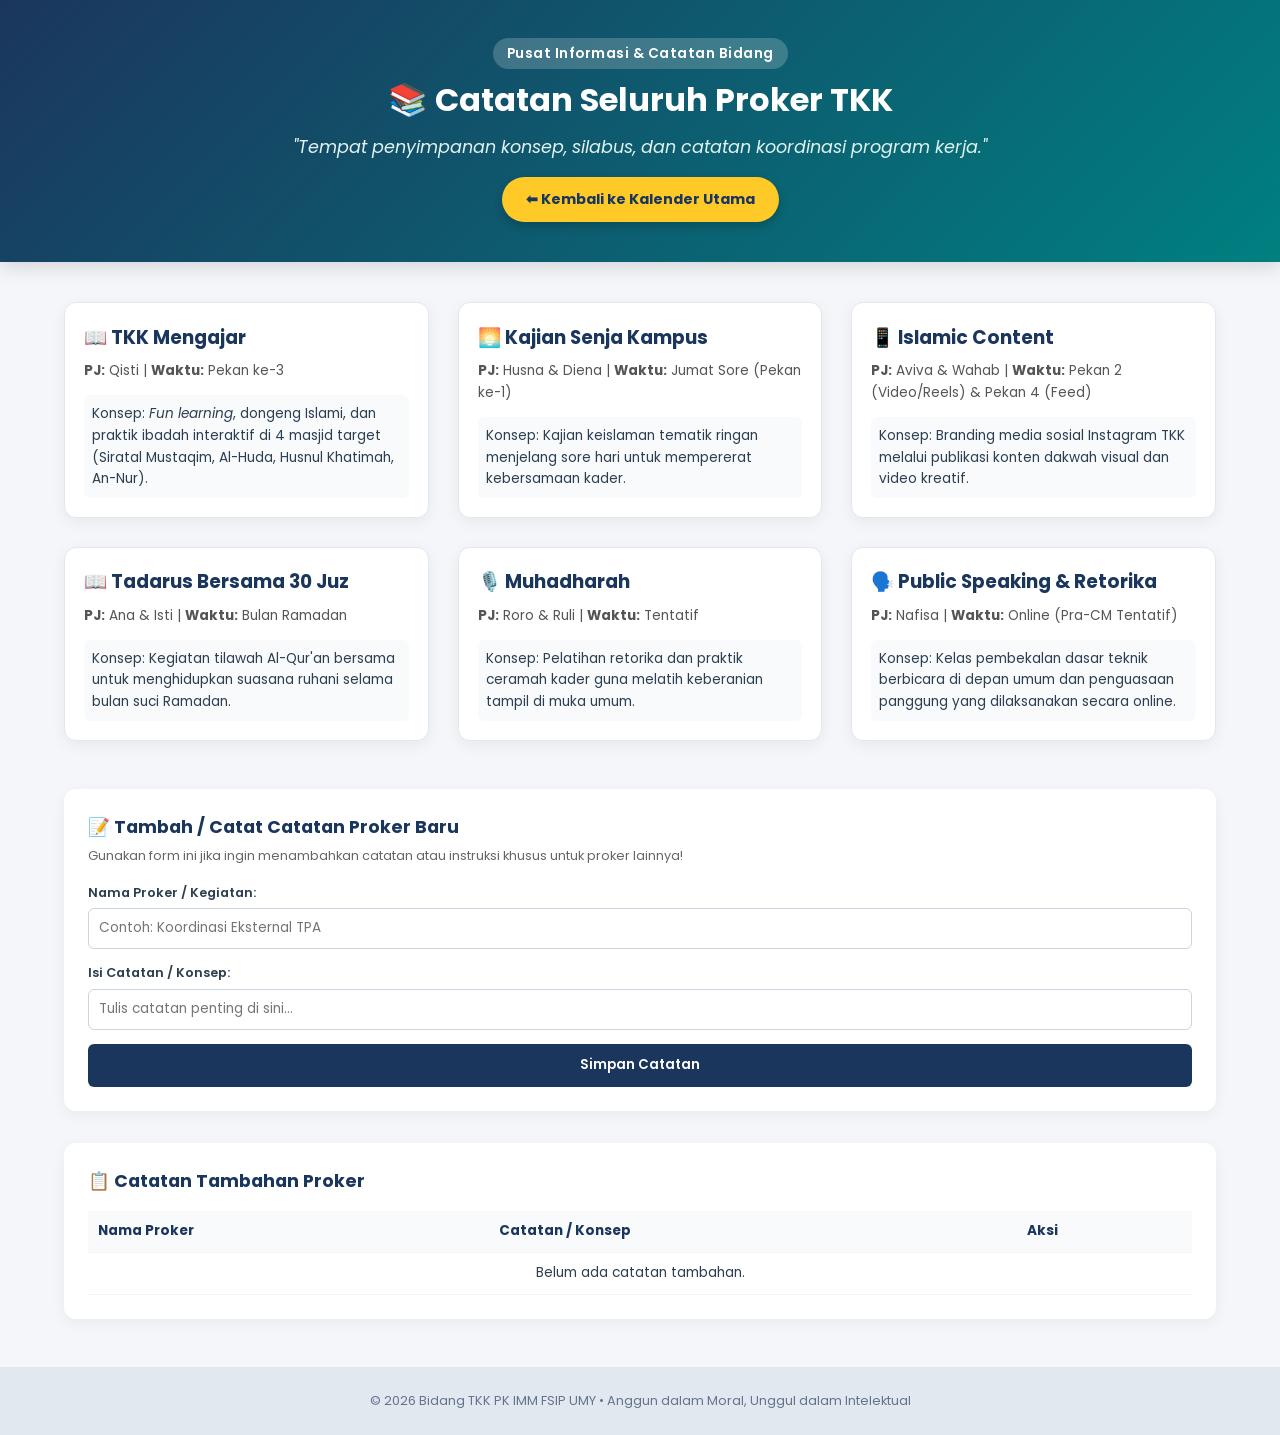
<file: belajar.html>
<!DOCTYPE html>
<html lang="id">
<head>
    <meta charset="UTF-8">
    <meta name="viewport" content="width=device-width, initial-scale=1.0">
    <title>Catatan Proker - TKK FSIP UMY</title>
    <link rel="stylesheet" href="style.css">
    <link href="https://fonts.googleapis.com/css2?family=Poppins:wght@300;400;600;700&display=swap" rel="stylesheet">
</head>
<body>

    <header class="hero-section" style="padding: 2.5rem 1.5rem;">
        <div class="hero-container" style="justify-content: center; text-align: center;">
            <div class="hero-text">
                <span class="badge">Pusat Informasi & Catatan Bidang</span>
                <h1 style="font-size: 2rem; margin-top: 0.5rem;">📚 Catatan Seluruh Proker TKK</h1>
                <p class="quote" style="border: none; padding: 0; margin-bottom: 1rem;">"Tempat penyimpanan konsep, silabus, dan catatan koordinasi program kerja."</p>
                <a href="index.html" class="btn-primary">⬅ Kembali ke Kalender Utama</a>
            </div>
        </div>
    </header>

    <main class="main-container">
        
        <!-- DAFTAR PROKER & RUANG CATATAN -->
        <div class="academic-calendar-grid" style="grid-template-columns: repeat(auto-fit, minmax(340px, 1fr));">
            
            <!-- 1. TKK Mengajar -->
            <div class="month-card" style="padding: 1.2rem;">
                <h3 style="color: var(--primary-navy); margin-bottom: 0.5rem;">📖 TKK Mengajar</h3>
                <p style="font-size: 0.85rem; color: #555; margin-bottom: 0.8rem;"><strong>PJ:</strong> Qisti | <strong>Waktu:</strong> Pekan ke-3</p>
                <p style="font-size: 0.85rem; background: #f8fafc; padding: 8px; border-radius: 6px;">Konsep: <em>Fun learning</em>, dongeng Islami, dan praktik ibadah interaktif di 4 masjid target (Siratal Mustaqim, Al-Huda, Husnul Khatimah, An-Nur).</p>
            </div>

            <!-- 2. Kajian Senja Kampus -->
            <div class="month-card" style="padding: 1.2rem;">
                <h3 style="color: var(--primary-navy); margin-bottom: 0.5rem;">🌅 Kajian Senja Kampus</h3>
                <p style="font-size: 0.85rem; color: #555; margin-bottom: 0.8rem;"><strong>PJ:</strong> Husna & Diena | <strong>Waktu:</strong> Jumat Sore (Pekan ke-1)</p>
                <p style="font-size: 0.85rem; background: #f8fafc; padding: 8px; border-radius: 6px;">Konsep: Kajian keislaman tematik ringan menjelang sore hari untuk mempererat kebersamaan kader.</p>
            </div>

            <!-- 3. Islamic Content -->
            <div class="month-card" style="padding: 1.2rem;">
                <h3 style="color: var(--primary-navy); margin-bottom: 0.5rem;">📱 Islamic Content</h3>
                <p style="font-size: 0.85rem; color: #555; margin-bottom: 0.8rem;"><strong>PJ:</strong> Aviva & Wahab | <strong>Waktu:</strong> Pekan 2 (Video/Reels) & Pekan 4 (Feed)</p>
                <p style="font-size: 0.85rem; background: #f8fafc; padding: 8px; border-radius: 6px;">Konsep: Branding media sosial Instagram TKK melalui publikasi konten dakwah visual dan video kreatif.</p>
            </div>

            <!-- 4. Tadarus 30 Juz -->
            <div class="month-card" style="padding: 1.2rem;">
                <h3 style="color: var(--primary-navy); margin-bottom: 0.5rem;">📖 Tadarus Bersama 30 Juz</h3>
                <p style="font-size: 0.85rem; color: #555; margin-bottom: 0.8rem;"><strong>PJ:</strong> Ana & Isti | <strong>Waktu:</strong> Bulan Ramadan</p>
                <p style="font-size: 0.85rem; background: #f8fafc; padding: 8px; border-radius: 6px;">Konsep: Kegiatan tilawah Al-Qur'an bersama untuk menghidupkan suasana ruhani selama bulan suci Ramadan.</p>
            </div>

            <!-- 5. Muhadharah -->
            <div class="month-card" style="padding: 1.2rem;">
                <h3 style="color: var(--primary-navy); margin-bottom: 0.5rem;">🎙️ Muhadharah</h3>
                <p style="font-size: 0.85rem; color: #555; margin-bottom: 0.8rem;"><strong>PJ:</strong> Roro & Ruli | <strong>Waktu:</strong> Tentatif</p>
                <p style="font-size: 0.85rem; background: #f8fafc; padding: 8px; border-radius: 6px;">Konsep: Pelatihan retorika dan praktik ceramah kader guna melatih keberanian tampil di muka umum.</p>
            </div>

            <!-- 6. Public Speaking & Retorika -->
            <div class="month-card" style="padding: 1.2rem;">
                <h3 style="color: var(--primary-navy); margin-bottom: 0.5rem;">🗣️ Public Speaking & Retorika</h3>
                <p style="font-size: 0.85rem; color: #555; margin-bottom: 0.8rem;"><strong>PJ:</strong> Nafisa | <strong>Waktu:</strong> Online (Pra-CM Tentatif)</p>
                <p style="font-size: 0.85rem; background: #f8fafc; padding: 8px; border-radius: 6px;">Konsep: Kelas pembekalan dasar teknik berbicara di depan umum dan penguasaan panggung yang dilaksanakan secara online.</p>
            </div>

        </div>

        <!-- FORM TAMBAH CATATAN / MODUL BARU -->
        <section class="interactive-panel" style="margin-top: 2rem;">
            <div class="form-box" style="max-width: 100%;">
                <h3>📝 Tambah / Catat Catatan Proker Baru</h3>
                <p>Gunakan form ini jika ingin menambahkan catatan atau instruksi khusus untuk proker lainnya!</p>
                <form id="note-form">
                    <div class="form-group">
                        <label>Nama Proker / Kegiatan:</label>
                        <input type="text" id="note-title" placeholder="Contoh: Koordinasi Eksternal TPA" required>
                    </div>
                    <div class="form-group">
                        <label>Isi Catatan / Konsep:</label>
                        <input type="text" id="note-desc" placeholder="Tulis catatan penting di sini..." required>
                    </div>
                    <button type="submit" class="btn-submit">Simpan Catatan</button>
                </form>
            </div>
        </section>

        <!-- TABEL CATATAN TAMBAHAN -->
        <div class="table-box" style="margin-top: 2rem;">
            <h3>📋 Catatan Tambahan Proker</h3>
            <div class="table-responsive">
                <table>
                    <thead>
                        <tr>
                            <th>Nama Proker</th>
                            <th>Catatan / Konsep</th>
                            <th>Aksi</th>
                        </tr>
                    </thead>
                    <tbody id="note-list">
                        <!-- Data catatan dinamis -->
                    </tbody>
                </table>
            </div>
        </div>

    </main>

    <footer>
        <p>&copy; 2026 Bidang TKK PK IMM FSIP UMY • Anggun dalam Moral, Unggul dalam Intelektual</p>
    </footer>

    <script>
        document.addEventListener('DOMContentLoaded', () => {
            const noteForm = document.getElementById('note-form');
            const noteList = document.getElementById('note-list');

            let notes = JSON.parse(localStorage.getItem('tkk_notes')) || [];

            function renderNotes() {
                noteList.innerHTML = '';
                if(notes.length === 0) {
                    noteList.innerHTML = `<tr><td colspan="3" style="text-align:center;">Belum ada catatan tambahan.</td></tr>`;
                    return;
                }
                notes.forEach((n, idx) => {
                    const tr = document.createElement('tr');
                    tr.innerHTML = `
                        <td><strong>${n.title}</strong></td>
                        <td>${n.desc}</td>
                        <td><button class="btn-del" onclick="deleteNote(${idx})">Hapus</button></td>
                    `;
                    noteList.appendChild(tr);
                });
                localStorage.setItem('tkk_notes', JSON.stringify(notes));
            }

            noteForm.addEventListener('submit', (e) => {
                e.preventDefault();
                notes.push({
                    title: document.getElementById('note-title').value,
                    desc: document.getElementById('note-desc').value
                });
                renderNotes();
                noteForm.reset();
            });

            window.deleteNote = function(idx) {
                if(confirm('Apakah Anda yakin ingin menghapus catatan ini?')) {
                    notes.splice(idx, 1);
                    renderNotes();
                }
            }

            renderNotes();
        });
    </script>
</body>
</html>
</file>
<file: style.css>
:root {
    --primary-navy: #1b365d;
    --accent-teal: #008080;
    --bg-light: #f4f6f9;
    --card-bg: #ffffff;
    --text-dark: #2c3e50;
    --text-muted: #666666;
}

* {
    box-sizing: border-box;
    margin: 0;
    padding: 0;
    font-family: 'Poppins', sans-serif;
}

body {
    background-color: var(--bg-light);
    color: var(--text-dark);
    line-height: 1.6;
}

/* HERO SECTION / BANNER FOTO TKK */
.hero-section {
    background: linear-gradient(135deg, #1b365d, #008080);
    color: white;
    padding: 3rem 1.5rem;
    box-shadow: 0 4px 20px rgba(0,0,0,0.15);
}

.hero-container {
    max-width: 1100px;
    margin: 0 auto;
    display: flex;
    flex-wrap: wrap;
    align-items: center;
    gap: 2.5rem;
    justify-content: center;
}

.photo-card {
    flex: 1;
    min-width: 280px;
    max-width: 450px;
    border-radius: 16px;
    overflow: hidden;
    box-shadow: 0 10px 25px rgba(0,0,0,0.3);
    border: 4px solid rgba(255, 255, 255, 0.9);
    background: #1b365d;
    transition: 0.3s;
}

.photo-card:hover {
    transform: scale(1.02);
}

.photo-card img {
    width: 100%;
    height: 100%;
    display: block;
    object-fit: cover;
}

.hero-text {
    flex: 1;
    min-width: 300px;
}

.badge {
    background: rgba(255, 255, 255, 0.2);
    padding: 6px 14px;
    border-radius: 20px;
    font-size: 0.85rem;
    font-weight: 600;
    letter-spacing: 0.5px;
}

.hero-text h1 {
    font-size: 2.3rem;
    margin: 1rem 0 0.5rem 0;
    font-weight: 700;
}

.hero-text .quote {
    font-size: 1.1rem;
    font-style: italic;
    color: #e0f2f1;
    margin-bottom: 1.5rem;
    border-left: 3px solid #ffca28;
    padding-left: 10px;
}

.btn-primary {
    display: inline-block;
    background: #ffca28;
    color: #1b365d;
    padding: 0.7rem 1.5rem;
    border-radius: 30px;
    text-decoration: none;
    font-weight: 700;
    font-size: 0.9rem;
    box-shadow: 0 4px 10px rgba(0,0,0,0.2);
    transition: 0.3s;
}

.btn-primary:hover {
    background: white;
    transform: translateY(-2px);
}

/* MAIN CONTAINER */
.main-container {
    max-width: 1200px;
    margin: 2.5rem auto;
    padding: 0 1.5rem;
}

.section-title {
    text-align: center;
    margin-bottom: 2rem;
}

.section-title h2 {
    font-size: 1.8rem;
    color: var(--primary-navy);
}

.section-title p {
    color: var(--text-muted);
    font-size: 0.95rem;
}

/* GRID KALENDER AKADEMIK */
.academic-calendar-grid {
    display: grid;
    grid-template-columns: repeat(auto-fit, minmax(300px, 1fr));
    gap: 1.8rem;
    margin-bottom: 3rem;
}

.month-card {
    background: white;
    border-radius: 12px;
    overflow: hidden;
    box-shadow: 0 4px 15px rgba(0,0,0,0.06);
    border: 1px solid #e2e8f0;
}

.month-header {
    padding: 0.75rem;
    text-align: center;
    font-weight: 700;
    color: white;
    font-size: 1rem;
    letter-spacing: 0.8px;
    background: var(--primary-navy);
}

.calendar-table {
    display: grid;
    grid-template-columns: repeat(7, 1fr);
    padding: 10px;
    gap: 4px;
    text-align: center;
    font-size: 0.85rem;
}

.day-name {
    font-weight: 700;
    color: #475569;
    padding: 4px 0;
    background: #f1f5f9;
    border-radius: 4px;
}

.day-name.sun { color: #dc2626; }

.num {
    padding: 6px 0;
    border-radius: 4px;
    font-weight: 500;
}

.num.sun { color: #dc2626; }

/* Sorotan Warna Real-time untuk Tanggal Beragenda */
.highlight-active {
    background-color: #008080 !important;
    color: #ffffff !important;
    font-weight: 700;
    border-radius: 6px;
    box-shadow: 0 2px 5px rgba(0, 128, 128, 0.4);
}

.month-details {
    padding: 0.9rem;
    background: #fafafa;
    border-top: 1px dashed #e2e8f0;
    font-size: 0.82rem;
}

.month-details h4 {
    margin-bottom: 0.4rem;
    color: var(--primary-navy);
}

.month-details ul {
    list-style: none;
}

.month-details li {
    margin-bottom: 0.35rem;
    display: flex;
    align-items: flex-start;
    gap: 6px;
}

.dot {
    width: 9px;
    height: 9px;
    border-radius: 50%;
    display: inline-block;
    margin-top: 5px;
    flex-shrink: 0;
    background: var(--accent-teal);
}

/* PANEL INTERAKTIF */
.interactive-panel {
    display: grid;
    grid-template-columns: repeat(auto-fit, minmax(300px, 1fr));
    gap: 2rem;
    margin-top: 2rem;
}

.form-box, .table-box {
    background: white;
    padding: 1.5rem;
    border-radius: 12px;
    box-shadow: 0 4px 15px rgba(0,0,0,0.05);
}

.form-box h3, .table-box h3 {
    font-size: 1.1rem;
    color: var(--primary-navy);
    margin-bottom: 0.3rem;
}

.form-box p {
    font-size: 0.8rem;
    color: var(--text-muted);
    margin-bottom: 1rem;
}

.form-group {
    margin-bottom: 0.9rem;
}

.form-group label {
    display: block;
    font-size: 0.8rem;
    font-weight: 600;
    margin-bottom: 0.3rem;
}

.form-group input, .form-group select {
    width: 100%;
    padding: 0.6rem;
    border: 1px solid #cbd5e1;
    border-radius: 6px;
    font-size: 0.85rem;
}

.btn-submit {
    width: 100%;
    background: var(--primary-navy);
    color: white;
    border: none;
    padding: 0.7rem;
    border-radius: 6px;
    font-weight: 600;
    cursor: pointer;
    transition: 0.3s;
}

.btn-submit:hover {
    background: var(--accent-teal);
}

.table-responsive {
    overflow-x: auto;
    margin-top: 1rem;
}

table {
    width: 100%;
    border-collapse: collapse;
    font-size: 0.85rem;
}

th, td {
    padding: 0.6rem;
    text-align: left;
    border-bottom: 1px solid #f1f5f9;
}

th {
    background: #f8fafc;
    color: var(--primary-navy);
}

.btn-del {
    background: #ef4444;
    color: white;
    border: none;
    padding: 2px 8px;
    border-radius: 4px;
    cursor: pointer;
    font-size: 0.75rem;
}

.btn-del:hover {
    background: #dc2626;
}

footer {
    text-align: center;
    padding: 1.5rem;
    font-size: 0.8rem;
    color: #64748b;
    margin-top: 3rem;
    background: #e2e8f0;
}
</file>
